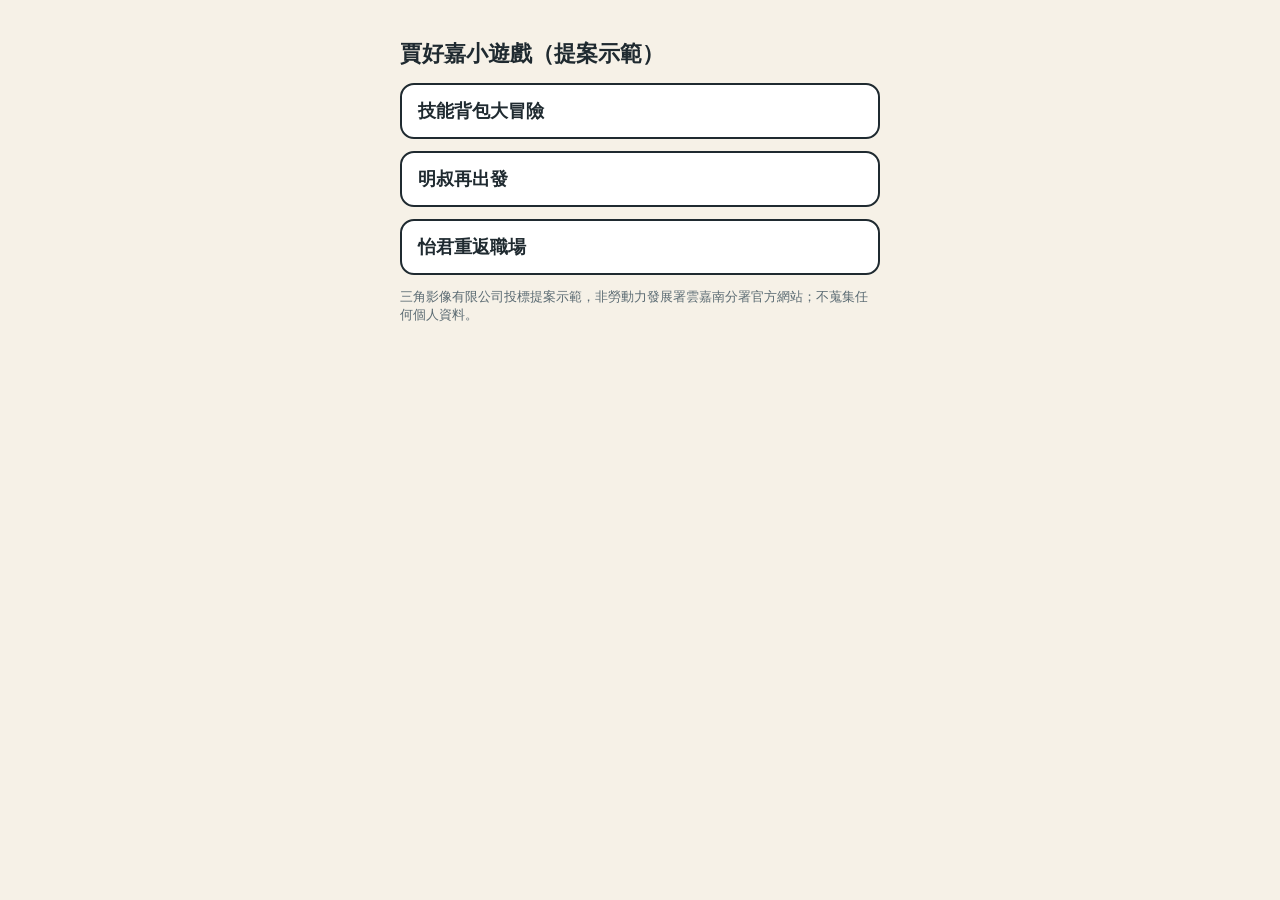
<file: index.html>
<!doctype html><html lang="zh-Hant"><head><meta charset="utf-8"><meta name="viewport" content="width=device-width,initial-scale=1"><title>賈好嘉小遊戲（提案示範）</title><meta name="robots" content="noindex">
<style>body{font-family:'Noto Sans TC',sans-serif;background:#f6f1e7;color:#1f2a30;margin:0;padding:24px 16px;max-width:480px;margin:auto}a{display:block;background:#fff;border:2px solid #1f2a30;border-radius:14px;padding:14px 16px;margin:12px 0;color:#1f2a30;text-decoration:none;font-weight:700;font-size:18px}p{font-size:13px;color:#5b6b73}</style></head><body>
<h1 style="font-size:22px">賈好嘉小遊戲（提案示範）</h1>
<a href="gameA.html">技能背包大冒險</a><a href="gameB.html">明叔再出發</a><a href="gameC.html">怡君重返職場</a>
<p>三角影像有限公司投標提案示範，非勞動力發展署雲嘉南分署官方網站；不蒐集任何個人資料。</p></body></html>
</file>
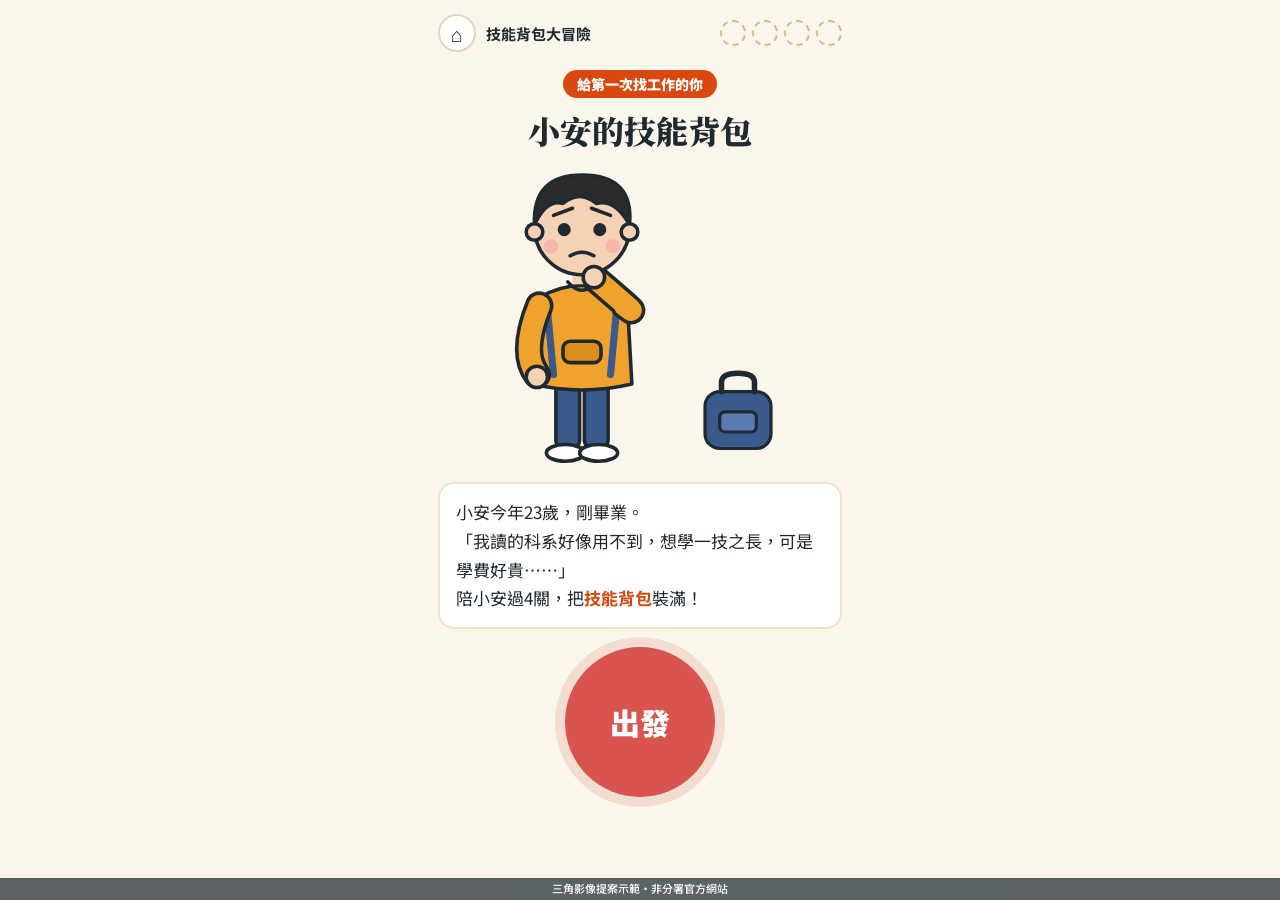
<file: gameA.html>
<!doctype html>
<html lang="zh-Hant-TW"><head><meta charset="utf-8">
<meta name="viewport" content="width=device-width,initial-scale=1">
<title>技能背包大冒險・賈好嘉小遊戲（提案示範）</title>
<meta name="robots" content="noindex">
<link href="https://fonts.googleapis.com/css2?family=Noto+Sans+TC:wght@500;700;900&family=Noto+Serif+TC:wght@900&display=swap" rel="stylesheet">
<link rel="stylesheet" href="game.css">
<script src="common.js"></script><script src="game.js"></script>
</head><body><div id="app"></div>
<script>
G.name = '技能背包大冒險'; G.kick = '給第一次找工作的你'; G.title = '小安的技能背包';
G.color = '#d9480f'; G.soft = '#fff2d9';
G.intro = { art: personSvg('an', 'worry', 'think', 190) + icon('bag', 110),
  text: '小安今年23歲，剛畢業。<br>「我讀的科系好像用不到，想學一技之長，可是學費好貴……」<br>陪小安過4關，把<b>技能背包</b>裝滿！' };
var picked = [];
var LIKES = [['palette', '畫畫'], ['wrench', '修東西'], ['heart', '照顧人'], ['laptop', '玩電腦'], ['pot', '做料理'], ['box', '整理東西']];
var COURSE = { '畫畫': '設計班', '修東西': '機電班', '照顧人': '照顧服務員班', '玩電腦': 'AI應用班', '做料理': '餐飲班', '整理東西': '倉儲物流班' };
G.levels = [
 { kind: '點一點', title: '你喜歡做什麼？', ask: '選出3件你喜歡做的事。',
   why: '從喜歡做的事出發，比較學得久。分署的職訓有設計、機電、照顧、AI、餐飲、物流等不同課程。',
   play: function (st, done, o) {
     picked = [];
     var g = h('div', 'tiles'); st.appendChild(g);
     var hint = h('div', 'hint', '已選 0 / 3'); st.appendChild(hint);
     LIKES.forEach(function (x) {
       var t = h('div', 'tile', icon(x[0], 64) + '<div>' + x[1] + '</div>');
       t.onclick = function () {
         if (picked.length >= 3 || t.classList.contains('on')) return;
         t.classList.add('on'); picked.push(x[1]); hint.textContent = '已選 ' + picked.length + ' / 3';
         if (picked.length === 3) done();
       };
       g.appendChild(t);
     });
     var auto = o.done ? [0, 1, 3] : o.mid ? [0, 3] : [];
     auto.forEach(function (k) { g.children[k].onclick(); });
   } },
 { kind: '配一配', title: '幫興趣找到課程', ask: '先點左邊的興趣，再點右邊對應的課程。',
   why: '產業新尖兵和職前訓練開了很多班，找課程時可以先用「我喜歡做什麼」來篩選。',
   play: function (st, done, o) {
     if (picked.length < 3) picked = ['畫畫', '修東西', '玩電腦'];
     var p = h('div', 'pair'); st.appendChild(p);
     var L = h('div', 'col'), R = h('div', 'col'); p.appendChild(L); p.appendChild(R);
     var sel = null, ok = 0;
     var courses = picked.map(function (x) { return COURSE[x]; }).concat(['餐飲班', '照顧服務員班']).filter(function (v, i, a) { return a.indexOf(v) === i; }).slice(0, 5);
     courses.sort();
     picked.forEach(function (x) {
       var ic = LIKES.filter(function (y) { return y[1] === x; })[0][0];
       var c = h('div', 'chipx', icon(ic, 34) + x); c.dataset.k = x;
       c.onclick = function () { if (c.classList.contains('ok')) return; [].forEach.call(L.children, function (e) { e.classList.remove('sel'); }); c.classList.add('sel'); sel = c; };
       L.appendChild(c);
     });
     courses.forEach(function (x) {
       var c = h('div', 'chipx', '📘 ' + x);
       c.onclick = function () {
         if (!sel || c.classList.contains('ok')) return;
         if (COURSE[sel.dataset.k] === x) { c.classList.add('ok'); sel.classList.remove('sel'); sel.classList.add('ok'); sel = null; ok++; if (ok === picked.length) done(); }
         else { c.classList.add('bad'); setTimeout(function () { c.classList.remove('bad'); }, 300); }
       };
       R.appendChild(c);
     });
     st.appendChild(h('div', 'hint', '課程名稱為示意'));
     var n = o.done ? picked.length : o.mid ? 1 : 0;
     for (var k = 0; k < n; k++) { L.children[k].onclick(); [].filter.call(R.children, function (e) { return e.textContent.indexOf(COURSE[picked[k]]) >= 0; })[0].onclick(); }
     if (o.mid) L.children[1].onclick();
   } },
 { kind: '拉一拉', title: '學費，有人幫你出', ask: '拉動滑桿：上課幾個月？看看補助怎麼加起來。',
   why: '產業新尖兵：15到29歲青年，<b>訓練費最高補助10萬元</b>；失業青年上指定課程，<b>每月還有最高8,000元</b>學習獎勵金。（以分署最新公告為準）',
   play: function (st, done, o) {
     st.innerHTML = '<div style="font-weight:900">訓練費補助（最高）</div><div class="meter"><i style="width:100%;background:#f0a32c"></i></div><div style="text-align:right;font-weight:900">10萬元</div>' +
       '<div style="font-weight:900;margin-top:8px">學習獎勵金（每月最高8,000元）</div><div class="meter"><i id="m2" style="width:0;background:#d9534f"></i></div>' +
       '<div class="big" id="sum">0元</div><div class="hint" id="mo">上課 0 個月</div><input type="range" min="0" max="12" value="0" id="rg">';
     var fired = false;
     function upd(v) { $('#m2').style.width = (v / 12 * 100) + '%'; $('#sum').textContent = (v * 8000).toLocaleString() + '元'; $('#mo').textContent = '上課 ' + v + ' 個月'; if (v >= 3 && !fired) { fired = true; done(); } }
     $('#rg').oninput = function () { upd(+this.value); };
     if (o.done) { $('#rg').value = 6; upd(6); } else if (o.mid) { $('#rg').value = 2; upd(2); }
   } },
 { kind: '按一按', title: '蓋下報名章', ask: '按住印章1秒，完成報名！',
   why: '報名後經過甄選就能開訓。小安的技能背包裝滿了，下一步：看看雲嘉南開了哪些班！',
   play: function (st, done, o) {
     st.innerHTML = '<div style="display:flex;justify-content:center;align-items:flex-end;gap:6px">' + personSvg('an', 'smile', 'hold', 120) + '<div id="bag">' + icon('bag', 100) + '</div></div><div class="press" id="pr">報名</div>';
     var pr = $('#pr'), t;
     function ok() { pr.classList.add('on'); pr.textContent = '已報名'; $('#bag').innerHTML = icon('bag', 100) + '<div style="display:flex;gap:2px">' + icon('palette', 40) + icon('wrench', 40) + icon('laptop', 40) + '</div>'; done(); }
     pr.onpointerdown = function () { t = setTimeout(ok, 900); };
     pr.onpointerup = pr.onpointerleave = function () { clearTimeout(t); };
     if (o.done) ok();
   } }
];
G.end = { title: '技能背包裝滿了！', art: personSvg('an', 'happy', 'up', 170) + icon('bag', 100),
  text: '小安學到：<br>① 從喜歡的事找課程<br>② 15–29歲訓練費最高補助10萬<br>③ 失業青年上課每月還有獎勵金',
  cta: '看雲嘉南開了哪些班 ›', note: '提案示範遊戲・資料以勞動力發展署雲嘉南分署公告為準・不蒐集任何個人資料' };
startGame();
</script><div style="position:fixed;left:0;right:0;bottom:0;z-index:99;text-align:center;font:500 11px/1.6 'Noto Sans TC',sans-serif;color:#fff;background:rgba(31,42,48,.72);padding:2px 6px;pointer-events:none">三角影像提案示範・非分署官方網站</div></body></html>
</file>
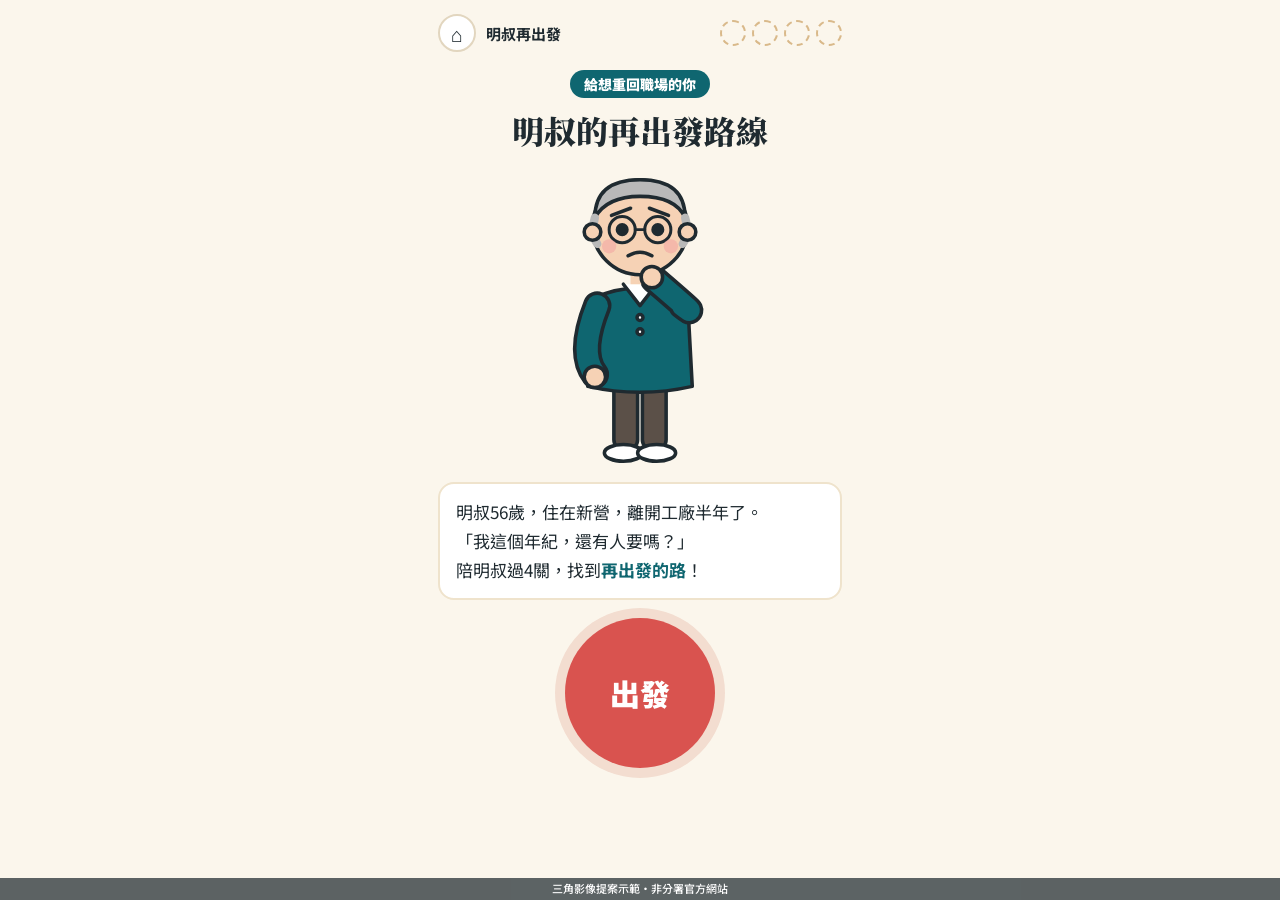
<file: gameB.html>
<!doctype html>
<html lang="zh-Hant-TW"><head><meta charset="utf-8">
<meta name="viewport" content="width=device-width,initial-scale=1">
<title>明叔再出發・賈好嘉小遊戲（提案示範）</title>
<meta name="robots" content="noindex">
<link href="https://fonts.googleapis.com/css2?family=Noto+Sans+TC:wght@500;700;900&family=Noto+Serif+TC:wght@900&display=swap" rel="stylesheet">
<link rel="stylesheet" href="game.css">
<script src="common.js"></script><script src="game.js"></script>
</head><body><div id="app"></div>
<script>
G.name = '明叔再出發'; G.kick = '給想重回職場的你'; G.title = '明叔的再出發路線';
G.color = '#0f6670'; G.soft = '#e3f2f3';
G.intro = { art: personSvg('ming', 'worry', 'think', 190),
  text: '明叔56歲，住在新營，離開工廠半年了。<br>「我這個年紀，還有人要嗎？」<br>陪明叔過4關，找到<b>再出發的路</b>！' };
G.levels = [
 { kind: '翻一翻', title: '你的強項是什麼？', ask: '把6張卡片都翻開，看看明叔的工作強項。',
   why: '幾十年累積的能力，都是強項。寫進履歷、面談時說出來，經驗就是你的超能力。',
   play: function (st, done, o) {
     var S = ['準時', '細心', '會帶人', '修機器', '懂客戶', '耐得住'], n = 0;
     var g = h('div', 'tiles'); st.appendChild(g);
     var hint = h('div', 'hint', '已翻開 0 / 6'); st.appendChild(hint);
     S.forEach(function (x) {
       var t = h('div', 'tile back', '?');
       t.onclick = function () { if (!t.classList.contains('back')) return; t.classList.remove('back'); t.classList.add('ok'); t.innerHTML = icon('check', 44) + '<div style="font-size:18px">' + x + '</div>'; n++; hint.textContent = '已翻開 ' + n + ' / 6'; if (n === 6) done(); };
       g.appendChild(t);
     });
     var k = o.done ? 6 : o.mid ? 3 : 0;
     for (var i = 0; i < k; i++) g.children[i].onclick();
   } },
 { kind: '找一找', title: '最近的就業中心在哪？', ask: '明叔住在新營，點一下離他最近的就業中心。',
   why: '雲嘉南有好幾個就業中心，就業服務員會依你的經驗和需求，幫你找職缺、推介面試。',
   play: function (st, done, o) {
     var m = h('div', 'map'); st.appendChild(m);
     m.innerHTML = '<svg viewBox="0 0 320 300" width="100%" height="100%" style="position:absolute;inset:0"><path d="M120 10 L300 20 L290 95 L110 100 Z" fill="#f7f0de" stroke="#cdbb92" stroke-width="2"/><path d="M110 100 L290 95 L280 170 L100 175 Z" fill="#efe6cf" stroke="#cdbb92" stroke-width="2"/><path d="M100 175 L280 170 L270 290 L80 290 Z" fill="#f7f0de" stroke="#cdbb92" stroke-width="2"/><text x="250" y="55" font-size="15" font-weight="900" fill="#a08c5c">雲林</text><text x="240" y="135" font-size="15" font-weight="900" fill="#a08c5c">嘉義</text><text x="230" y="240" font-size="15" font-weight="900" fill="#a08c5c">臺南</text></svg>';
     var P = [['斗六', 200, 55], ['虎尾', 150, 70], ['嘉義', 200, 140], ['朴子', 140, 150], ['新營', 165, 205], ['永康', 175, 268], ['台南', 125, 272]];
     P.forEach(function (x) {
       var p = h('div', 'pinx', '<div class="dot"></div><span>' + x[0] + '</span>'); p.style.left = (x[1] / 320 * 100) + '%'; p.style.top = (x[2] / 300 * 100) + '%';
       p.onclick = function () { if (x[0] === '新營') { p.classList.add('ok'); done(); } else { p.style.opacity = .35; } };
       m.appendChild(p);
     });
     st.appendChild(h('div', 'hint', '位置為示意，非實際地圖'));
     if (o.mid) m.children[1 + 1].style.opacity = .35;
     if (o.done) m.children[1 + 4].onclick();
   } },
 { kind: '選一選', title: '去就業中心要帶什麼？', ask: '選出3樣該帶的東西。',
   why: '帶著身分證和履歷，再想想自己想做什麼工作。就業服務員會幫你媒合職缺，推介你去面試。',
   play: function (st, done, o) {
     var I = [['id', '身分證', 1], ['game', '遊戲機', 0], ['doc', '履歷', 1], ['swim', '泳衣', 0], ['diploma', '想做的工作清單', 1], ['gift', '伴手禮', 0]], ok = 0;
     var g = h('div', 'tiles'); st.appendChild(g);
     var hint = h('div', 'hint', '選對 0 / 3'); st.appendChild(hint);
     I.forEach(function (x) {
       var t = h('div', 'tile', icon(x[0], 60) + '<div>' + x[1] + '</div>');
       t.onclick = function () { if (t.classList.contains('ok')) return; if (x[2]) { t.classList.add('ok'); ok++; hint.textContent = '選對 ' + ok + ' / 3'; if (ok === 3) done(); } else { t.classList.add('bad'); setTimeout(function () { t.classList.remove('bad'); }, 300); } };
       g.appendChild(t);
     });
     var k = o.done ? [0, 2, 4] : o.mid ? [0] : [];
     k.forEach(function (i) { g.children[i].onclick(); });
   } },
 { kind: '翻日曆', title: '上班滿30天', ask: '明叔找到工作了！點日曆，翻到第30天。',
   why: '55歲以上（或45歲以上已退休）、離開職場3個月以上，經就業中心推介就業滿30天，就能申請<b>五五就業促進</b>：全時工作每月1萬元，最多6個月。（以分署最新公告為準）',
   play: function (st, done, o) {
     st.innerHTML = '<div style="display:flex;justify-content:center;align-items:flex-end;gap:8px">' + personSvg('ming', 'smile', 'down', 110) + '<div class="cal" id="cal"><div class="hd">上班第幾天</div><div class="d" id="dd">1</div><div class="s">點一下翻6天</div></div></div><div id="coins" style="text-align:center;min-height:60px"></div>';
     var d = 1;
     $('#cal').onclick = function () { if (d >= 30) return; d = Math.min(30, d + 6 - (d === 1 ? 1 : 0)); $('#dd').textContent = d; if (d >= 30) { $('#coins').innerHTML = icon('coin', 56) + icon('coin', 56) + icon('coin', 56) + '<div style="font-weight:900;color:#0f6670">符合申請資格！</div>'; done(); } };
     var k = o.done ? 6 : o.mid ? 3 : 0;
     for (var i = 0; i < k; i++) $('#cal').onclick();
   } }
];
G.end = { title: '明叔再出發了！', art: personSvg('ming', 'happy', 'up', 180),
  text: '明叔學到：<br>① 經驗就是強項<br>② 先去就業中心聊聊<br>③ 55歲以上重回職場，政府有獎勵',
  cta: '找最近的就業中心 ›', note: '提案示範遊戲・就業中心位置為示意・資料以勞動力發展署雲嘉南分署公告為準・不蒐集任何個人資料' };
startGame();
</script><div style="position:fixed;left:0;right:0;bottom:0;z-index:99;text-align:center;font:500 11px/1.6 'Noto Sans TC',sans-serif;color:#fff;background:rgba(31,42,48,.72);padding:2px 6px;pointer-events:none">三角影像提案示範・非分署官方網站</div></body></html>
</file>
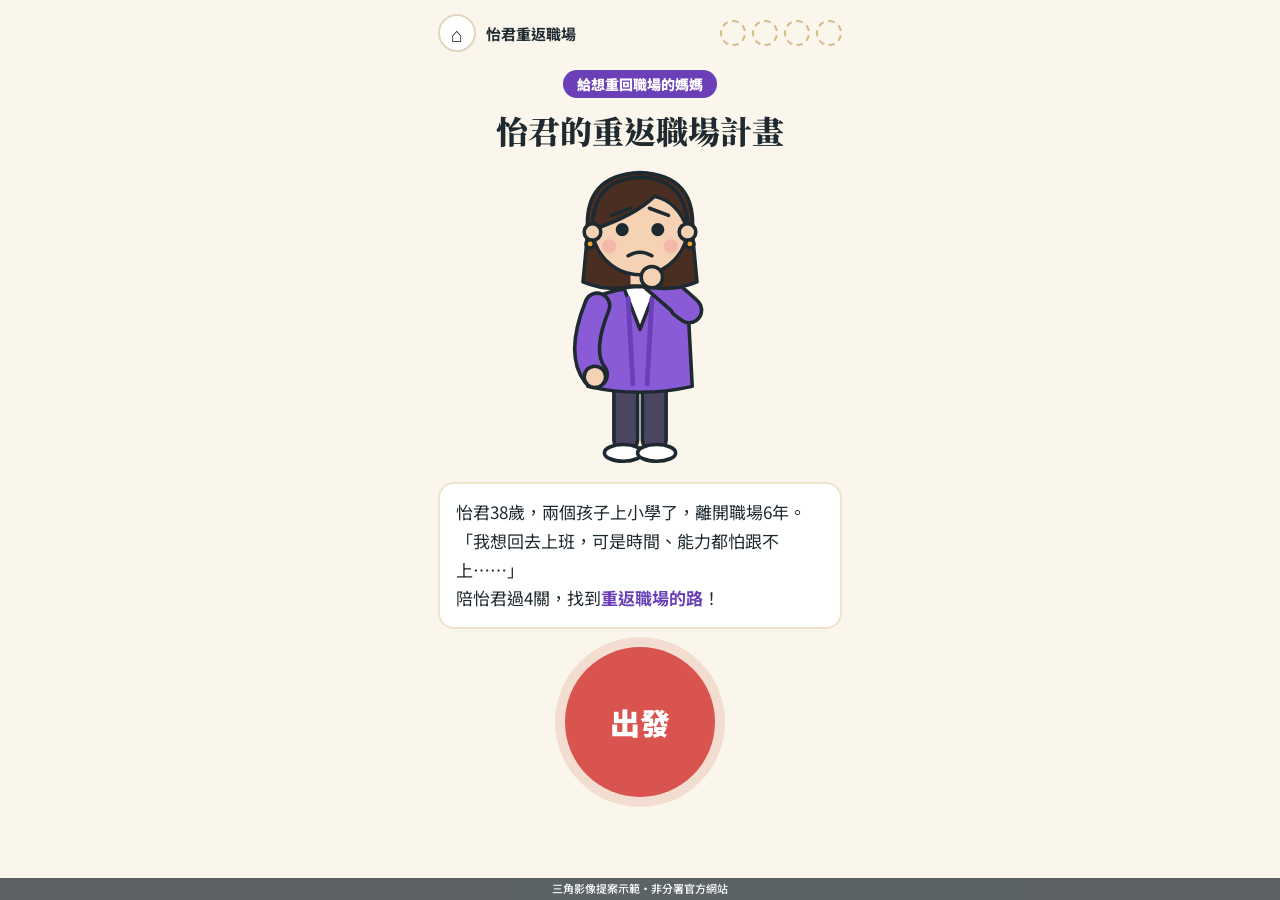
<file: gameC.html>
<!doctype html>
<html lang="zh-Hant-TW"><head><meta charset="utf-8">
<meta name="viewport" content="width=device-width,initial-scale=1">
<title>怡君重返職場・賈好嘉小遊戲（提案示範）</title>
<meta name="robots" content="noindex">
<link href="https://fonts.googleapis.com/css2?family=Noto+Sans+TC:wght@500;700;900&family=Noto+Serif+TC:wght@900&display=swap" rel="stylesheet">
<link rel="stylesheet" href="game.css">
<script src="common.js"></script><script src="game.js"></script>
</head><body><div id="app"></div>
<script>
G.name = '怡君重返職場'; G.kick = '給想重回職場的媽媽'; G.title = '怡君的重返職場計畫';
G.color = '#6a3fb8'; G.soft = '#f1eafc';
G.intro = { art: personSvg('yi', 'worry', 'think', 190),
  text: '怡君38歲，兩個孩子上小學了，離開職場6年。<br>「我想回去上班，可是時間、能力都怕跟不上……」<br>陪怡君過4關，找到<b>重返職場的路</b>！' };
G.levels = [
 { kind: '選一選', title: '哪個班表最適合？', ask: '孩子8點上學、下午4點放學。選一個怡君接得到孩子的工作時段。',
   why: '不一定要全職。部分工時或彈性的工作，一樣可以重回職場；就業中心可以幫你找時段合適的職缺。',
   play: function (st, done, o) {
     var J = [['09:00–15:00 門市助理', 1], ['14:00–22:00 餐廳外場', 0], ['輪班 每週換時段', 0]];
     var g = h('div', 'col'); st.appendChild(g);
     J.forEach(function (x) {
       var c = h('div', 'chipx', '🕘 ' + x[0]); c.style.fontSize = '17px'; c.style.padding = '14px';
       c.onclick = function () { if (x[1]) { c.classList.add('ok'); done(); } else { c.classList.add('bad'); c.style.opacity = .45; setTimeout(function () { c.classList.remove('bad'); }, 300); } };
       g.appendChild(c);
     });
     st.appendChild(h('div', 'hint', '工作與時段為示意'));
     if (o.mid) g.children[1].onclick();
     if (o.done) g.children[0].onclick();
   } },
 { kind: '翻一翻', title: '家裡練出來的本事', ask: '把左邊的「家事」翻過來，看看它是哪一種職場能力。',
   why: '照顧家人的那幾年不是空白。安排行程、管家裡的帳、跟老師和長輩溝通，都是職場用得到的能力。',
   play: function (st, done, o) {
     var P = [['安排全家行程', '時間管理'], ['管家裡的帳', '細心理財'], ['跟老師、長輩溝通', '溝通協調'], ['同時顧兩個孩子', '多工處理']], n = 0;
     var g = h('div', 'pair'); g.style.gridTemplateColumns = '1fr 1fr'; st.appendChild(g);
     P.forEach(function (x) {
       var t = h('div', 'tile back', '<div style="font-size:16px">' + x[0] + '</div>'); t.style.minHeight = '84px';
       t.onclick = function () { if (!t.classList.contains('back')) return; t.classList.remove('back'); t.classList.add('ok'); t.innerHTML = '<div style="font-size:13px;color:#8a8170">' + x[0] + '</div><div style="font-size:19px">→ ' + x[1] + '</div>'; n++; if (n === 4) done(); };
       g.appendChild(t);
     });
     var k = o.done ? 4 : o.mid ? 2 : 0;
     for (var i = 0; i < k; i++) g.children[i].onclick();
   } },
 { kind: '算一算', title: '回去上班，還有獎勵', ask: '選全時或部分工時，再拉滑桿：做了幾個月？',
   why: '<b>婦女再就業計畫</b>：離開職場滿180天，到就業中心求職登記後重返職場，在同一個雇主每滿30天，全時每月1萬元、部分工時每月5千元，最多6個月。（以分署最新公告為準）',
   play: function (st, done, o) {
     st.innerHTML = '<div class="pair" id="mode"><div class="chipx sel" data-v="10000">全時工作</div><div class="chipx" data-v="5000">部分工時</div></div>' +
       '<div class="big" id="sum" style="margin-top:14px">0元</div><div class="hint" id="mo">做了 0 個月</div>' +
       '<div class="meter"><i id="m" style="width:0;background:#8a5bd6"></i></div><input type="range" min="0" max="6" value="0" id="rg">';
     var per = 10000, v = 0, fired = false;
     function upd() { $('#sum').textContent = (per * v).toLocaleString() + '元'; $('#mo').textContent = '做了 ' + v + ' 個月'; $('#m').style.width = (v / 6 * 100) + '%'; if (v >= 3 && !fired) { fired = true; done(); } }
     [].forEach.call($('#mode').children, function (c) { c.onclick = function () { [].forEach.call($('#mode').children, function (e) { e.classList.remove('sel'); }); c.classList.add('sel'); per = +c.dataset.v; upd(); }; });
     $('#rg').oninput = function () { v = +this.value; upd(); };
     if (o.mid) { $('#mode').children[1].onclick(); v = 2; $('#rg').value = 2; upd(); }
     if (o.done) { v = 6; $('#rg').value = 6; upd(); }
   } },
 { kind: '打一通', title: '撥給就業服務專線', ask: '點電話3下：撥號、接通、預約。',
   why: '打免付費專線 <b>0800-777-888</b>，或直接到就業中心辦理求職登記，就業服務員會陪你找工作、了解獎勵怎麼申請。',
   play: function (st, done, o) {
     var steps = ['撥號中…', '接通了！', '已預約諮詢 ✓'], n = 0;
     st.innerHTML = '<div style="display:flex;justify-content:center;align-items:flex-end;gap:10px">' + personSvg('yi', 'smile', 'hold', 110) +
       '<div style="text-align:center"><div id="ph" style="width:150px;height:150px;border-radius:50%;background:#8a5bd6;color:#fff;font-size:64px;display:flex;align-items:center;justify-content:center;cursor:pointer;box-shadow:0 0 0 10px #e6dafa">📞</div><div style="font-weight:900;font-size:22px;margin-top:12px">0800-777-888</div><div id="stt" class="hint">點一下撥號</div></div></div>';
     $('#ph').onclick = function () { if (n >= 3) return; $('#stt').textContent = steps[n]; n++; if (n === 3) { $('#ph').style.background = '#4caf6e'; done(); } };
     var k = o.done ? 3 : o.mid ? 1 : 0;
     for (var i = 0; i < k; i++) $('#ph').onclick();
   } }
];
G.end = { title: '怡君重返職場了！', art: personSvg('yi', 'happy', 'up', 180),
  text: '怡君學到：<br>① 部分工時也可以回職場<br>② 照顧家人的經驗是能力<br>③ 婦女再就業，每月最高1萬元獎勵',
  cta: '找最近的就業中心 ›', note: '提案示範遊戲・資料以勞動力發展署雲嘉南分署公告為準・不蒐集任何個人資料' };
startGame();
</script><div style="position:fixed;left:0;right:0;bottom:0;z-index:99;text-align:center;font:500 11px/1.6 'Noto Sans TC',sans-serif;color:#fff;background:rgba(31,42,48,.72);padding:2px 6px;pointer-events:none">三角影像提案示範・非分署官方網站</div></body></html>
</file>
<file: game.css>
*{box-sizing:border-box}
html,body{margin:0;padding:0;background:#fbf6ec}
body{font-family:"Noto Sans TC",sans-serif;color:#1f2a30;-webkit-tap-highlight-color:transparent}
#app{max-width:440px;min-height:100vh;margin:0 auto;padding:14px 18px 28px;position:relative}
.top{display:flex;align-items:center;gap:10px}
.home{width:38px;height:38px;border-radius:50%;border:2px solid #e2d6bf;display:flex;align-items:center;justify-content:center;font-size:20px;background:#fff}
.gname{font-size:15px;font-weight:700}
.stamps{margin-left:auto;display:flex;gap:6px}
.stamps i{width:26px;height:26px;border-radius:50%;border:2px dashed #d9b98a;display:flex;align-items:center;justify-content:center;font-style:normal;font-size:14px;font-weight:900;color:#fff}
.stamps i.on{border:2px solid #c0392b;background:#d9534f}
.intro{text-align:center;padding-top:18px}
.kick{display:inline-block;background:var(--main);color:#fff;font-weight:900;border-radius:20px;padding:4px 14px;font-size:14px}
.intro h1{font-family:"Noto Serif TC","Noto Sans TC",serif;font-size:32px;font-weight:900;margin:12px 0 6px;line-height:1.25}
.hero{display:flex;justify-content:center;align-items:flex-end;gap:6px;margin:6px 0;min-height:250px}
.story{font-size:17px;line-height:1.7;text-align:left;background:#fff;border-radius:16px;padding:14px 16px;border:2px solid #efe3cc}
.story b{color:var(--main)}
.go{display:block;margin:18px auto 0;width:150px;height:150px;border-radius:50%;border:none;background:#d9534f;color:#fff;font-size:30px;font-weight:900;box-shadow:0 0 0 10px #f3ddd0;font-family:inherit;cursor:pointer}
.go.small{width:auto;height:auto;border-radius:30px;padding:12px 30px;font-size:19px;box-shadow:0 0 0 6px #f3ddd0;margin-top:14px}
.intro .go{width:auto;height:auto;border-radius:30px;padding:14px 30px;font-size:20px}
.intro > .go:first-of-type:last-child{width:150px;height:150px;border-radius:50%;font-size:30px}
.note{font-size:12px;color:#8a8170;line-height:1.5;margin-top:16px}
.lv{padding-top:10px}
.lvno{color:#d9534f;font-weight:900;font-size:14px}
.lv h2{font-family:"Noto Serif TC","Noto Sans TC",serif;font-size:27px;font-weight:900;margin:4px 0 4px;line-height:1.3}
.ask{font-size:16px;margin:0 0 10px;color:#5b5446}
.stage{background:#fff;border:3px solid #efe3cc;border-radius:24px;padding:14px;min-height:300px;position:relative;overflow:hidden}
.foot{min-height:10px}
.why{margin-top:12px;background:var(--soft);border-radius:16px;padding:12px 14px;font-size:15.5px;line-height:1.65}
.why > b:first-child{display:block;color:var(--main);font-size:16px;margin-bottom:2px}
.why b{color:var(--main)}
.stampfx{position:absolute;right:22px;top:58px;width:84px;height:84px;border:4px solid #d9534f;color:#d9534f;border-radius:50%;display:flex;align-items:center;justify-content:center;font-weight:900;font-size:22px;transform:rotate(-14deg);background:rgba(255,255,255,.85);animation:pop .35s ease-out}
@keyframes pop{from{transform:scale(2) rotate(-14deg);opacity:0}to{transform:scale(1) rotate(-14deg);opacity:1}}
.tiles{display:grid;grid-template-columns:repeat(3,1fr);gap:10px}
.tile{border:3px solid #e6dcc8;border-radius:18px;text-align:center;padding:8px 4px;font-weight:900;font-size:15px;background:#fff;cursor:pointer;transition:.15s}
.tile.on{border-color:var(--main);background:var(--soft);transform:translateY(-3px)}
.tile.ok{border-color:#4caf6e;background:#eaf6ee}
.tile.bad{animation:shake .3s}
@keyframes shake{25%{transform:translateX(-6px)}75%{transform:translateX(6px)}}
.tile.back{background:var(--main);color:#fff;border-color:var(--main);display:flex;align-items:center;justify-content:center;font-size:34px;min-height:96px}
.hint{font-size:14px;color:#8a8170;text-align:center;margin-top:10px}
.pair{display:grid;grid-template-columns:1fr 1fr;gap:10px}
.col{display:flex;flex-direction:column;gap:8px}
.chipx{border:3px solid #e6dcc8;border-radius:14px;padding:8px 10px;font-weight:900;font-size:15px;display:flex;align-items:center;gap:6px;background:#fff;cursor:pointer}
.chipx.sel{border-color:var(--main);background:var(--soft)}
.chipx.ok{border-color:#4caf6e;background:#eaf6ee;color:#2f7d4b}
.chipx svg{flex:none}
.meter{height:26px;border-radius:13px;background:#f1ebe0;overflow:hidden;margin:6px 0 2px}
.meter i{display:block;height:100%;border-radius:13px}
.big{font-size:40px;font-weight:900;color:var(--main);text-align:center;line-height:1.1}
input[type=range]{width:100%;accent-color:#d9534f;height:30px}
.press{width:150px;height:150px;border-radius:50%;margin:10px auto;border:6px dashed #d9534f;display:flex;align-items:center;justify-content:center;font-size:30px;font-weight:900;color:#d9534f;cursor:pointer;user-select:none;position:relative}
.press.on{background:#d9534f;color:#fff;border-style:solid;transform:rotate(-10deg)}
.map{position:relative;height:300px;border-radius:16px;background:#cfe9f3;overflow:hidden}
.pinx{position:absolute;transform:translate(-50%,-100%);text-align:center;font-size:13px;font-weight:900;cursor:pointer}
.pinx .dot{width:30px;height:30px;margin:0 auto;border-radius:50% 50% 50% 0;transform:rotate(-45deg);background:#d9534f;border:3px solid #fff;box-shadow:0 2px 0 rgba(0,0,0,.2)}
.pinx.ok .dot{background:#4caf6e}
.pinx span{display:inline-block;background:#fff;border-radius:8px;padding:0 5px;margin-top:3px}
.cal{width:200px;margin:6px auto;border:4px solid #1f2a30;border-radius:18px;overflow:hidden;background:#fff;text-align:center;cursor:pointer}
.cal .hd{background:#d9534f;color:#fff;font-weight:900;padding:6px;font-size:16px}
.cal .d{font-size:76px;font-weight:900;line-height:1.3}
.cal .s{font-size:14px;color:#8a8170;padding-bottom:8px}
</file>
